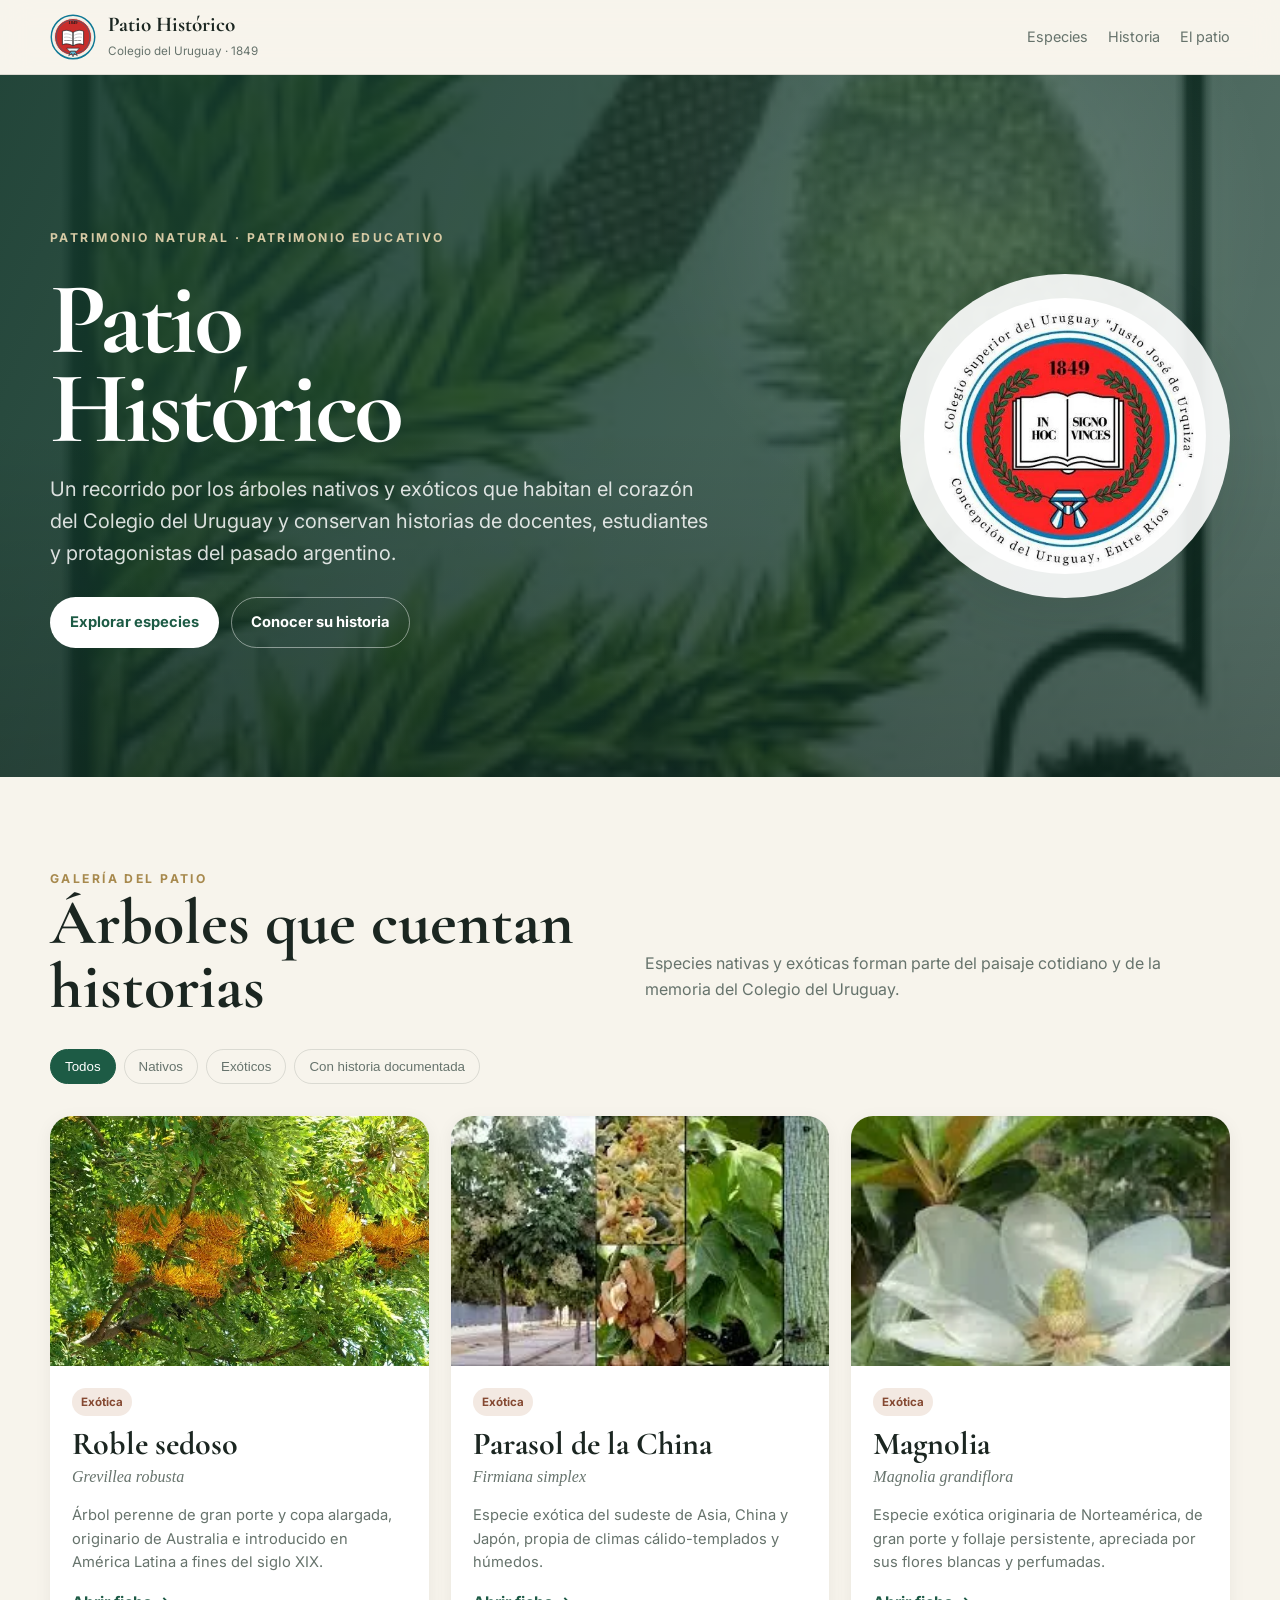
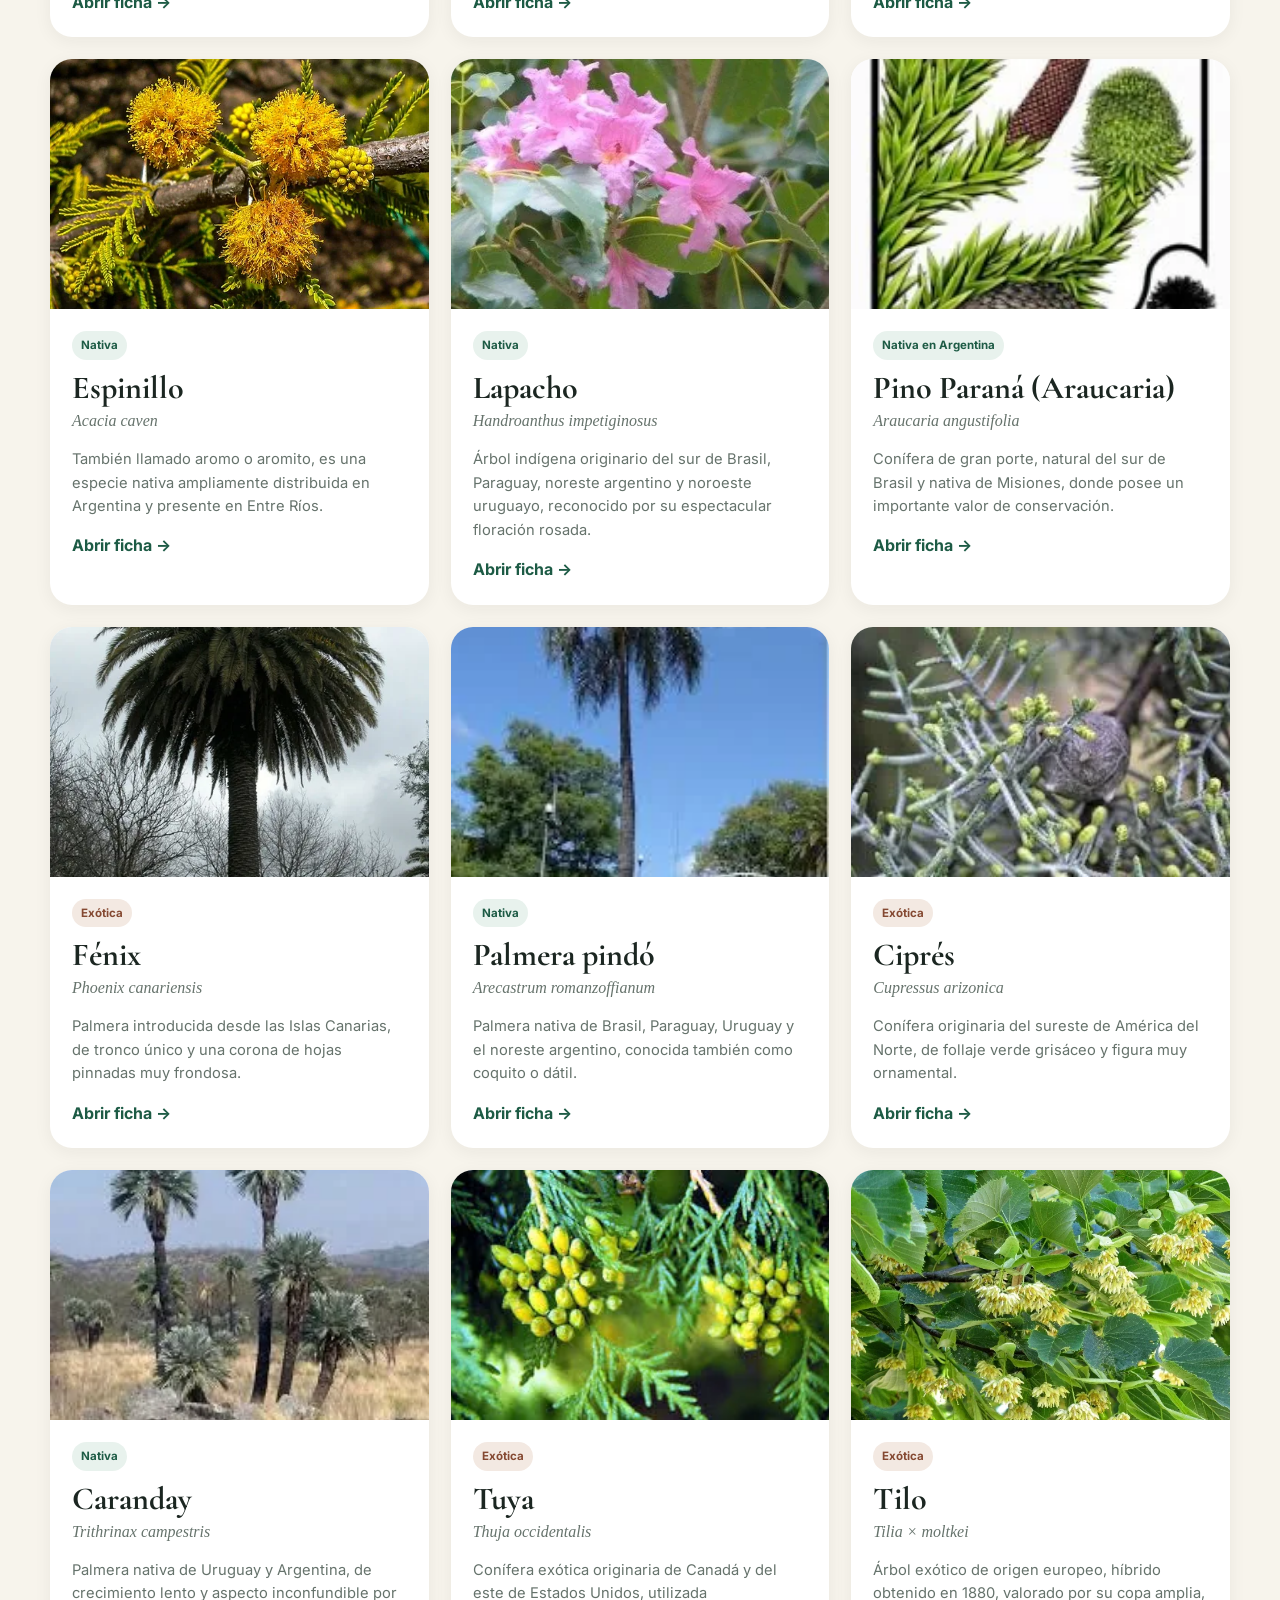
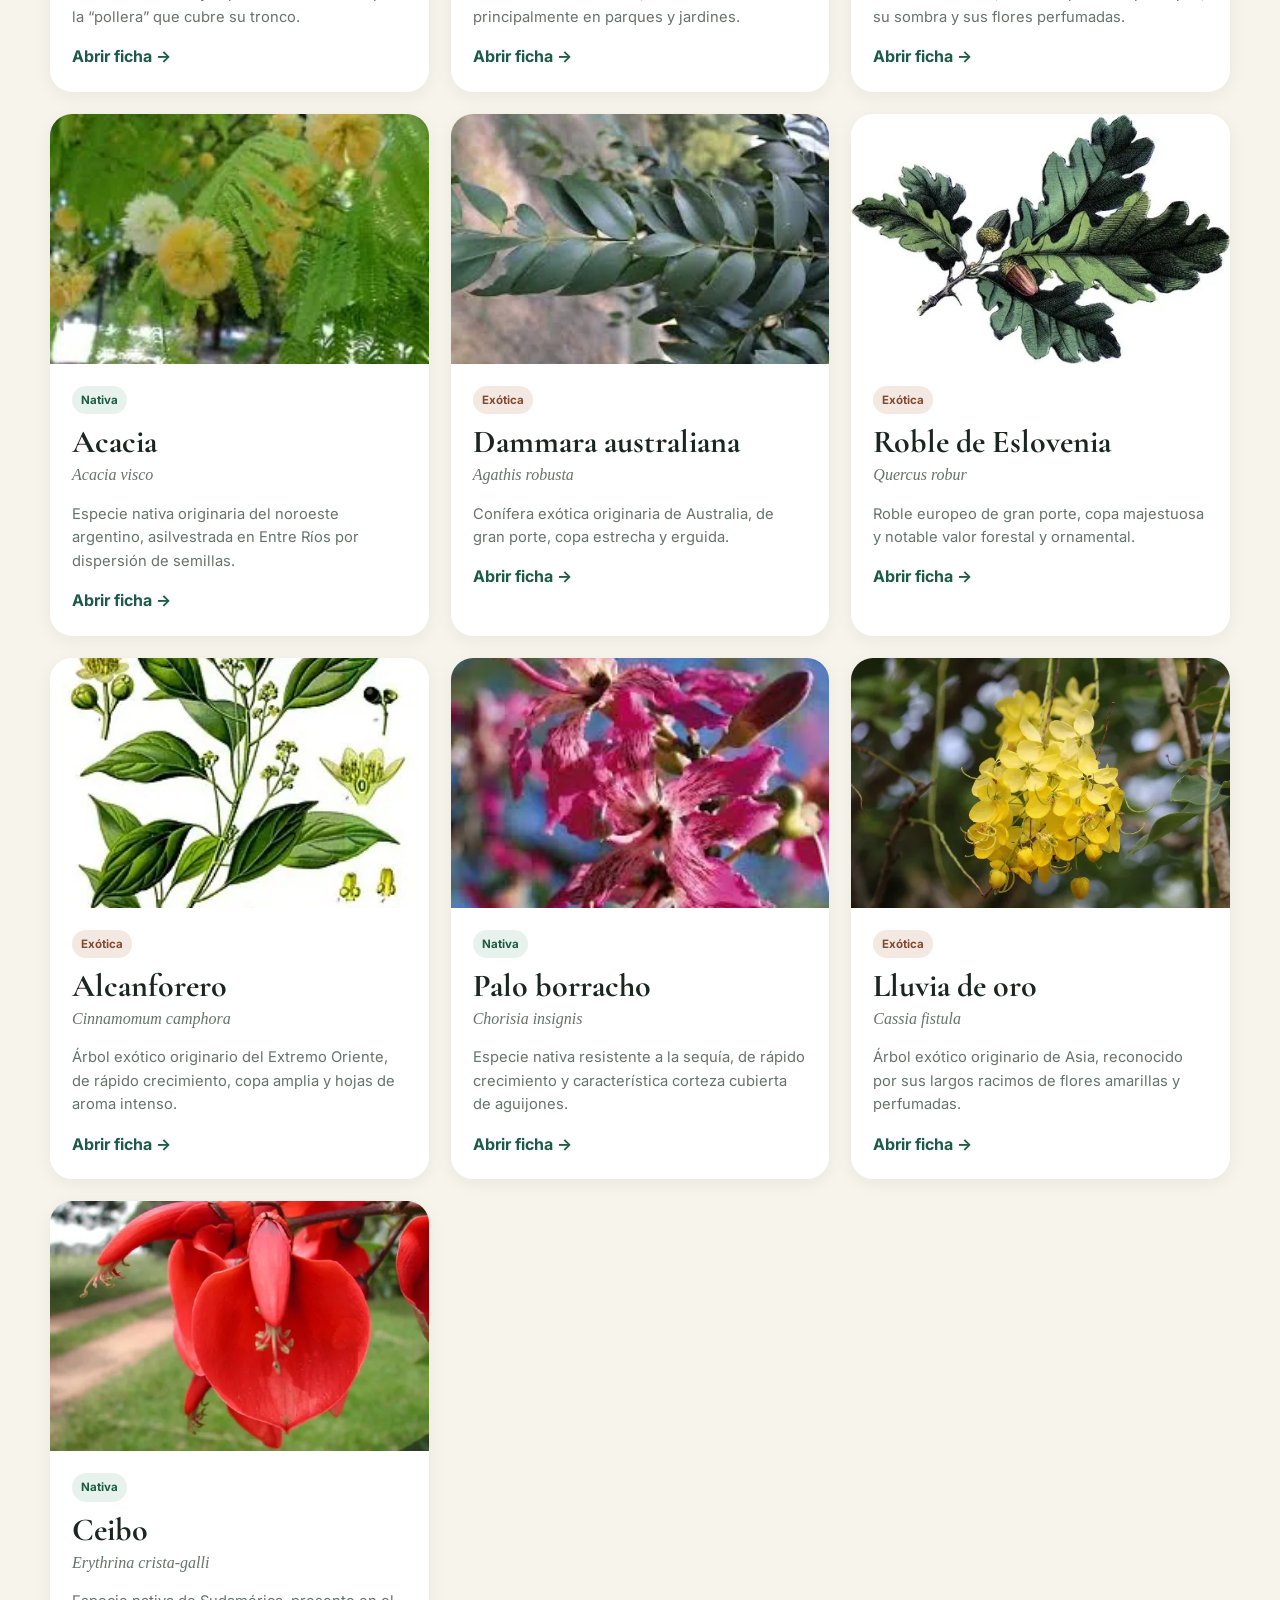
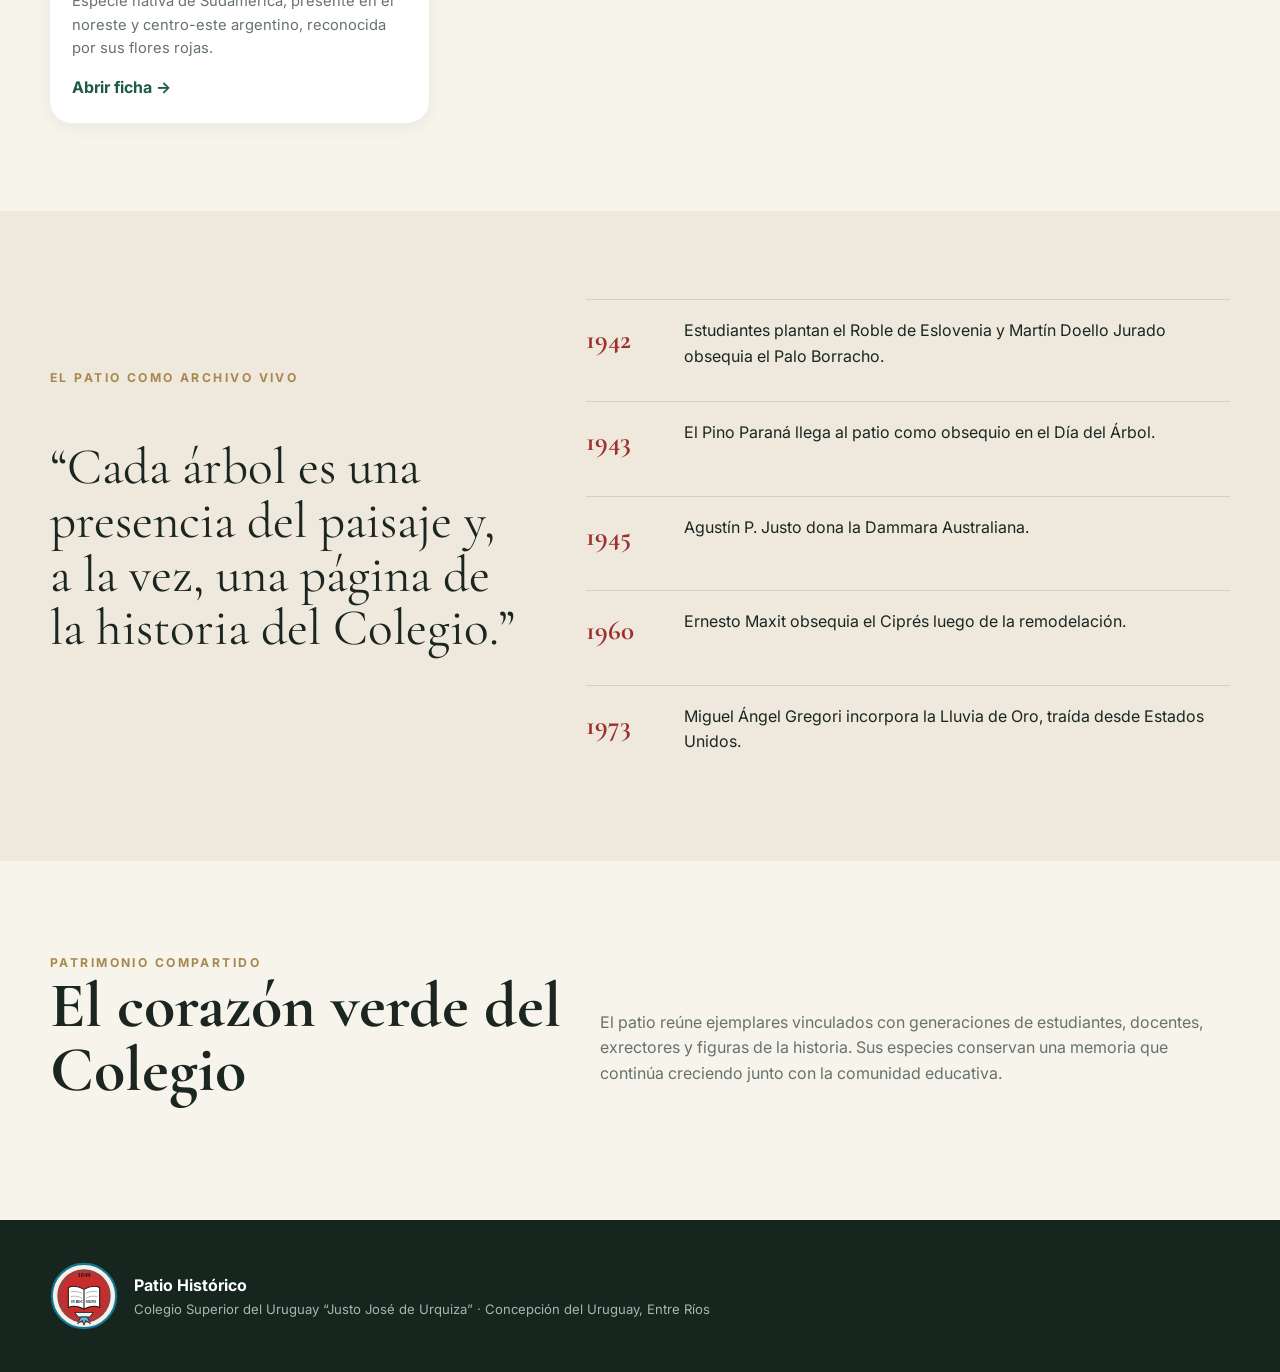
<file: index.html>
<!doctype html>
<html lang="es">
<head>
    <meta charset="utf-8">
    <meta name="viewport" content="width=device-width, initial-scale=1">
    <meta name="theme-color" content="#1d5b45">
    <meta
        name="description"
        content="Recorrido botánico e histórico por los árboles del patio del Colegio del Uruguay."
    >
    <title>Patio Histórico · Colegio del Uruguay</title>
    <link rel="stylesheet" href="styles.css">
    <link rel="icon" href="assets/img/sello-simplificado.svg">
</head>
<body>
    <header class="site-header">
        <div class="wrap header-inner">
            <a class="brand" href="index.html">
                <img src="assets/img/sello-simplificado.svg" alt="">
                <span>
                    <strong>Patio Histórico</strong>
                    <small>Colegio del Uruguay · 1849</small>
                </span>
            </a>

            <nav class="nav" aria-label="Navegación principal">
                <a href="#especies">Especies</a>
                <a href="#historia">Historia</a>
                <a href="#patio">El patio</a>
            </nav>
        </div>
    </header>

    <main>
        <section class="hero">
            <div class="wrap hero-grid">
                <div>
                    <span class="eyebrow">Patrimonio natural · Patrimonio educativo</span>
                    <h1>Patio<br>Histórico</h1>
                    <p>
                        Un recorrido por los árboles nativos y exóticos que habitan el corazón
                        del Colegio del Uruguay y conservan historias de docentes, estudiantes
                        y protagonistas del pasado argentino.
                    </p>
                    <div class="hero-actions">
                        <a class="btn btn-primary" href="#especies">Explorar especies</a>
                        <a class="btn btn-ghost" href="#historia">Conocer su historia</a>
                    </div>
                </div>

                <img
                    class="hero-mark"
                    src="assets/img/logo-colegio.webp"
                    alt="Escudo del Colegio Superior del Uruguay Justo José de Urquiza"
                >
            </div>
        </section>

        <section id="especies" class="section">
            <div class="wrap">
                <div class="section-head">
                    <div>
                        <span class="eyebrow eyebrow-accent">Galería del patio</span>
                        <h2>Árboles que cuentan historias</h2>
                    </div>
                    <p class="section-lead">
                        Especies nativas y exóticas forman parte del paisaje cotidiano y de la
                        memoria del Colegio del Uruguay.
                    </p>
                </div>

                <div class="filters" aria-label="Filtros de especies">
                    <button class="filter active" type="button" data-filter="Todos">Todos</button>
                    <button class="filter" type="button" data-filter="Nativa">Nativos</button>
                    <button class="filter" type="button" data-filter="Exótica">Exóticos</button>
                    <button class="filter" type="button" data-filter="historia">
                        Con historia documentada
                    </button>
                </div>

                <div id="grid" class="grid" aria-live="polite"></div>
            </div>
        </section>

        <section id="historia" class="section story">
            <div class="wrap story-grid">
                <div>
                    <span class="eyebrow eyebrow-accent">El patio como archivo vivo</span>
                    <p class="story-quote">
                        “Cada árbol es una presencia del paisaje y, a la vez, una página de la
                        historia del Colegio.”
                    </p>
                </div>

                <div class="timeline">
                    <div class="time-item">
                        <strong>1942</strong>
                        <span>
                            Estudiantes plantan el Roble de Eslovenia y Martín Doello Jurado
                            obsequia el Palo Borracho.
                        </span>
                    </div>
                    <div class="time-item">
                        <strong>1943</strong>
                        <span>
                            El Pino Paraná llega al patio como obsequio en el Día del Árbol.
                        </span>
                    </div>
                    <div class="time-item">
                        <strong>1945</strong>
                        <span>Agustín P. Justo dona la Dammara Australiana.</span>
                    </div>
                    <div class="time-item">
                        <strong>1960</strong>
                        <span>
                            Ernesto Maxit obsequia el Ciprés luego de la remodelación.
                        </span>
                    </div>
                    <div class="time-item">
                        <strong>1973</strong>
                        <span>
                            Miguel Ángel Gregori incorpora la Lluvia de Oro, traída desde
                            Estados Unidos.
                        </span>
                    </div>
                </div>
            </div>
        </section>

        <section id="patio" class="section">
            <div class="wrap">
                <div class="section-head">
                    <div>
                        <span class="eyebrow eyebrow-accent">Patrimonio compartido</span>
                        <h2>El corazón verde del Colegio</h2>
                    </div>
                    <p class="section-lead">
                        El patio reúne ejemplares vinculados con generaciones de estudiantes,
                        docentes, exrectores y figuras de la historia. Sus especies conservan una
                        memoria que continúa creciendo junto con la comunidad educativa.
                    </p>
                </div>
            </div>
        </section>
    </main>

    <footer>
        <div class="wrap footer-grid">
            <div class="footer-brand">
                <img src="assets/img/sello-simplificado.svg" alt="">
                <div>
                    <strong>Patio Histórico</strong>
                    <div class="footer-note">
                        Colegio Superior del Uruguay “Justo José de Urquiza” · Concepción del
                        Uruguay, Entre Ríos
                    </div>
                </div>
            </div>
        </div>
    </footer>

    <script src="app.js"></script>
</body>
</html>
</file>
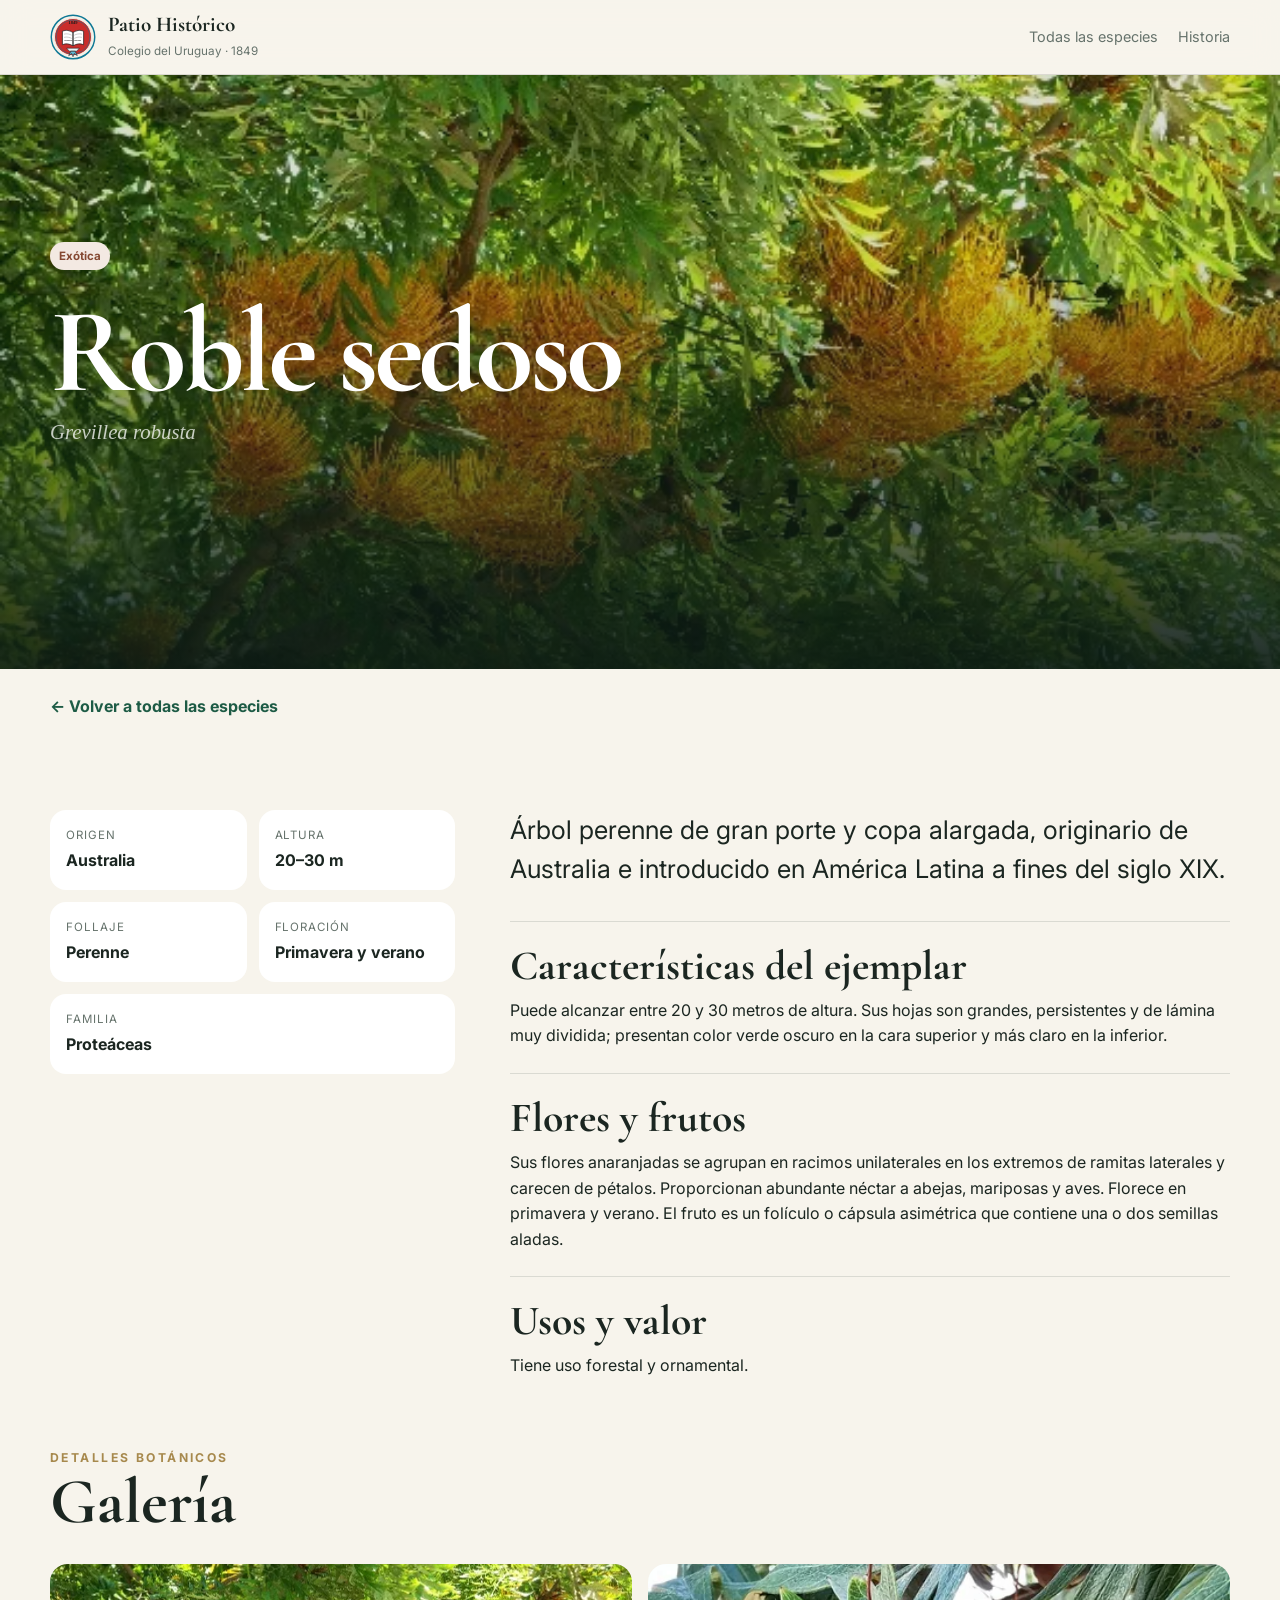
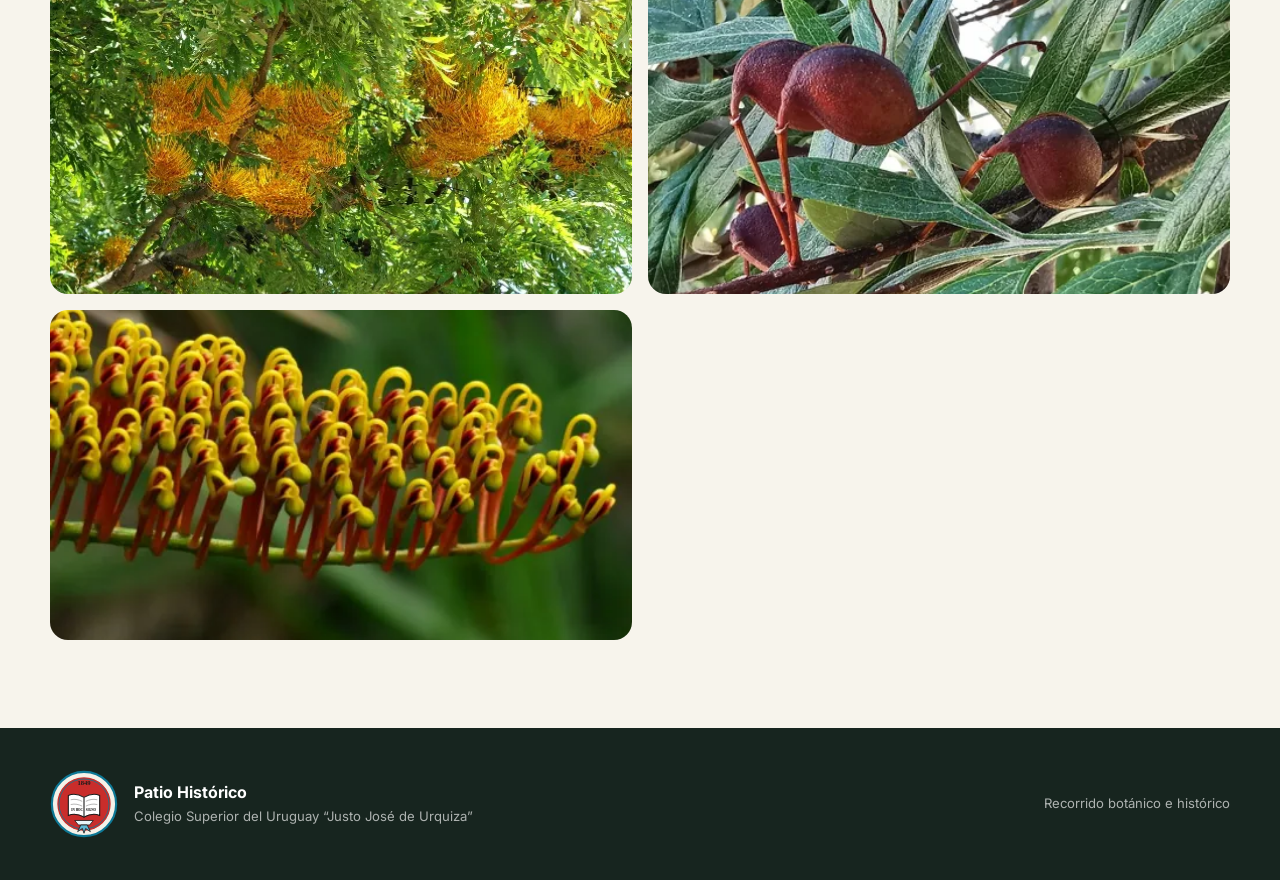
<file: arbol.html>
<!doctype html>
<html lang="es">
<head>
    <meta charset="utf-8">
    <meta name="viewport" content="width=device-width, initial-scale=1">
    <meta name="theme-color" content="#1d5b45">
    <title>Árbol · Patio Histórico</title>
    <link rel="stylesheet" href="styles.css">
    <link rel="icon" href="assets/img/sello-simplificado.svg">
</head>
<body>
    <header class="site-header">
        <div class="wrap header-inner">
            <a class="brand" href="index.html">
                <img src="assets/img/sello-simplificado.svg" alt="">
                <span>
                    <strong>Patio Histórico</strong>
                    <small>Colegio del Uruguay · 1849</small>
                </span>
            </a>

            <nav class="nav" aria-label="Navegación principal">
                <a href="index.html#especies">Todas las especies</a>
                <a href="index.html#historia">Historia</a>
            </nav>
        </div>
    </header>

    <main id="detail">
        <div class="empty">Cargando ficha…</div>
    </main>

    <footer>
        <div class="wrap footer-grid">
            <div class="footer-brand">
                <img src="assets/img/sello-simplificado.svg" alt="">
                <div>
                    <strong>Patio Histórico</strong>
                    <div class="footer-note">
                        Colegio Superior del Uruguay “Justo José de Urquiza”
                    </div>
                </div>
            </div>
            <div class="footer-note">Recorrido botánico e histórico</div>
        </div>
    </footer>

    <script src="app.js"></script>
</body>
</html>
</file>
<file: styles.css>
@import url('https://fonts.googleapis.com/css2?family=Cormorant+Garamond:wght@500;600;700&family=Inter:wght@400;500;600;700&display=swap');
:root {
    --ink:#1b2621;
    --muted:#66736c;
    --paper:#f7f4ec;
    --cream:#eee9dc;
    --green:#1d5b45;
    --green2:#2f765d;
    --red:#9f3030;
    --gold:#a7894d;
    --white:#fff;
    --line:rgba(27,38,33,.13);
    --shadow:0 18px 55px rgba(27,38,33,.12)
}

* {
    box-sizing:border-box
}

html {
    scroll-behavior:smooth
}

body {
    margin:0;
    background:var(--paper);
    color:var(--ink);
    font-family:Inter,system-ui,sans-serif;
    line-height:1.6
}

img {
    max-width:100%;
    display:block
}

a {
    color:inherit
}

.wrap {
    width:min(1180px,calc(100% - 32px));
    margin:auto
}

.site-header {
    position:sticky;
    top:0;
    z-index:20;
    background:rgba(247,244,236,.88);
    backdrop-filter:blur(15px);
    border-bottom:1px solid var(--line)
}

.header-inner {
    height:74px;
    display:flex;
    align-items:center;
    justify-content:space-between;
    gap:20px
}

.brand {
    display:flex;
    align-items:center;
    gap:12px;
    text-decoration:none
}

.brand img {
    width:46px;
    height:46px
}

.brand strong {
    font-family:'Cormorant Garamond',serif;
    font-size:1.32rem;
    line-height:1
}

.brand small {
    display:block;
    color:var(--muted);
    font-size:.73rem;
    margin-top:4px
}

.nav {
    display:flex;
    gap:20px;
    font-size:.9rem
}

.nav a {
    text-decoration:none;
    color:var(--muted)
}

.hero {
    min-height:78vh;
    display:grid;
    align-items:center;
    position:relative;
    overflow:hidden;
    background:linear-gradient(115deg,rgba(21,58,45,.94),rgba(21,58,45,.70)),url('assets/img/arboles/pino-parana-1.webp') center/cover
}

.hero:after {
    content:"";
    position:absolute;
    inset:0;
    background:radial-gradient(circle at 75% 20%,rgba(255,255,255,.15),transparent 28%),linear-gradient(0deg,rgba(0,0,0,.18),transparent 50%)
}

.hero-grid {
    position:relative;
    z-index:1;
    color:#fff;
    padding:96px 0 76px;
    display:grid;
    grid-template-columns:1.25fr .75fr;
    gap:50px;
    align-items:center
}

.eyebrow {
    font-size:.76rem;
    letter-spacing:.2em;
    text-transform:uppercase;
    font-weight:700;
    color:#d7caa5
}

.hero h1,.detail-hero h1 {
    font-family:'Cormorant Garamond',serif;
    font-size:clamp(3.5rem,8vw,7rem);
    line-height:.87;
    margin:.25em 0 .18em;
    letter-spacing:-.035em
}

.hero p {
    font-size:clamp(1rem,2vw,1.25rem);
    max-width:660px;
    color:rgba(255,255,255,.84)
}

.hero-mark {
    justify-self:end;
    width:min(330px,75vw);
    padding:24px;
    background:rgba(255,255,255,.9);
    border-radius:50%;
    box-shadow:var(--shadow)
}

.hero-actions {
    display:flex;
    gap:12px;
    margin-top:28px;
    flex-wrap:wrap
}

.btn {
    display:inline-flex;
    align-items:center;
    justify-content:center;
    padding:13px 19px;
    border-radius:999px;
    text-decoration:none;
    font-weight:700;
    font-size:.92rem;
    border:1px solid transparent
}

.btn-primary {
    background:#fff;
    color:var(--green)
}

.btn-ghost {
    border-color:rgba(255,255,255,.45);
    color:#fff
}

.section {
    padding:88px 0
}

.section-head {
    display:flex;
    justify-content:space-between;
    align-items:end;
    gap:25px;
    margin-bottom:30px
}

.section h2 {
    font-family:'Cormorant Garamond',serif;
    font-size:clamp(2.4rem,5vw,4.3rem);
    line-height:1;
    margin:0
}

.section-lead {
    max-width:630px;
    color:var(--muted)
}

.filters {
    display:flex;
    gap:8px;
    flex-wrap:wrap;
    margin:24px 0 32px
}

.filter {
    border:1px solid var(--line);
    background:transparent;
    padding:9px 14px;
    border-radius:99px;
    cursor:pointer;
    color:var(--muted)
}

.filter.active {
    background:var(--green);
    color:#fff;
    border-color:var(--green)
}

.grid {
    display:grid;
    grid-template-columns:repeat(3,1fr);
    gap:22px
}

.card {
    background:#fff;
    border-radius:22px;
    overflow:hidden;
    box-shadow:0 4px 18px rgba(27,38,33,.06);
    transition:.25s;
    min-width:0
}

.card:hover {
    transform:translateY(-5px);
    box-shadow:var(--shadow)
}

.card-media {
    height:250px;
    overflow:hidden;
    background:#ddd
}

.card-media img {
    width:100%;
    height:100%;
    object-fit:cover;
    transition:.5s
}

.card:hover img {
    transform:scale(1.04)
}

.card-body {
    padding:22px
}

.tag {
    display:inline-flex;
    border-radius:99px;
    padding:5px 9px;
    font-size:.72rem;
    font-weight:700;
    background:#e8f2ed;
    color:var(--green)
}

.tag.exotica {
    background:#f3e9e2;
    color:#854932
}

.card h3 {
    font-family:'Cormorant Garamond',serif;
    font-size:2rem;
    line-height:1;
    margin:12px 0 4px
}

.latin {
    font-style:italic;
    color:var(--muted);
    font-family:Georgia,serif
}

.card p {
    font-size:.92rem;
    color:var(--muted)
}

.card-link {
    text-decoration:none;
    font-weight:700;
    color:var(--green)
}

.story {
    background:var(--cream)
}

.story-grid {
    display:grid;
    grid-template-columns:.85fr 1.15fr;
    gap:60px;
    align-items:center
}

.story-quote {
    font-family:'Cormorant Garamond',serif;
    font-size:clamp(2rem,4vw,3.5rem);
    line-height:1.05
}

.timeline {
    display:grid;
    gap:14px
}

.time-item {
    display:grid;
    grid-template-columns:80px 1fr;
    gap:18px;
    padding:18px 0;
    border-top:1px solid var(--line)
}

.time-item strong {
    font-family:'Cormorant Garamond',serif;
    font-size:1.7rem;
    color:var(--red)
}

footer {
    background:#17251f;
    color:#fff;
    padding:42px 0
}

.footer-grid {
    display:flex;
    justify-content:space-between;
    gap:30px;
    align-items:center
}

.footer-grid img {
    width:68px
}

.footer-note {
    color:rgba(255,255,255,.65);
    font-size:.82rem
}

.detail-hero {
    min-height:66vh;
    color:#fff;
    display:flex;
    align-items:end;
    background-position:center;
    background-size:cover;
    position:relative
}

.detail-hero:before {
    content:"";
    position:absolute;
    inset:0;
    background:linear-gradient(0deg,rgba(12,27,20,.92),rgba(12,27,20,.15) 70%)
}

.detail-hero .wrap {
    position:relative;
    padding-bottom:54px
}

.detail-hero h1 {
    font-size:clamp(3.6rem,10vw,7.5rem);
    margin-bottom:10px
}

.detail-hero .latin {
    color:rgba(255,255,255,.75);
    font-size:1.3rem
}

.detail-content {
    display:grid;
    grid-template-columns:.72fr 1.28fr;
    gap:55px;
    padding:65px 0
}

.fact-grid {
    display:grid;
    grid-template-columns:1fr 1fr;
    gap:12px
}

.fact {
    background:#fff;
    border-radius:16px;
    padding:16px
}

.fact small {
    display:block;
    color:var(--muted);
    font-size:.72rem;
    text-transform:uppercase;
    letter-spacing:.08em
}

.fact strong {
    display:block;
    margin-top:4px
}

.detail-copy h2 {
    font-family:'Cormorant Garamond',serif;
    font-size:2.6rem;
    line-height:1;
    margin:0 0 15px
}

.history-box {
    margin:30px 0;
    padding:25px;
    border-left:4px solid var(--gold);
    background:#f0eadd;
    border-radius:0 16px 16px 0
}

.gallery {
    display:grid;
    grid-template-columns:repeat(2,1fr);
    gap:16px
}

.gallery img {
    width:100%;
    height:330px;
    object-fit:cover;
    border-radius:18px;
    background:#ddd
}

.back {
    display:inline-flex;
    margin:25px 0;
    text-decoration:none;
    font-weight:700;
    color:var(--green)
}

.empty {
    padding:60px;
    text-align:center;
    color:var(--muted)
}

@media(max-width:850px) {
    .nav {
        display:none
    }
    .hero-grid,.story-grid,.detail-content {
        grid-template-columns:1fr
    }
    .hero {
        min-height:88vh
    }
    .hero-grid {
        padding-top:72px
    }
    .hero-mark {
        justify-self:start;
        width:180px;
        order:-1
    }
    .grid {
        grid-template-columns:repeat(2,1fr)
    }
    .detail-content {
        gap:30px
    }
    .section {
        padding:65px 0
    }
}

@media(max-width:560px) {
    .wrap {
        width:min(100% - 22px,1180px)
    }
    .header-inner {
        height:64px
    }
    .brand img {
        width:40px;
        height:40px
    }
    .brand strong {
        font-size:1.1rem
    }
    .hero h1 {
        font-size:3.65rem
    }
    .hero-mark {
        width:135px;
        padding:12px
    }
    .grid {
        grid-template-columns:1fr
    }
    .card-media {
        height:235px
    }
    .section-head {
        display:block
    }
    .fact-grid {
        grid-template-columns:1fr 1fr
    }
    .gallery {
        grid-template-columns:1fr
    }
    .gallery img {
        height:280px
    }
    .footer-grid {
        align-items:flex-start
    }
    .detail-hero {
        min-height:70vh
    }
    .detail-hero .wrap {
        padding-bottom:36px
    }
    .detail-hero h1 {
        font-size:4rem
    }
}

.eyebrow-accent {
    color: var(--gold);
}

.footer-brand {
    display: flex;
    gap: 16px;
    align-items: center;
}

.fact-wide {
    grid-column: 1 / -1;
}

.gallery-section {
    padding-top: 0;
}


/* Contenido ampliado de las fichas */
.lead-text {
    margin: 0 0 2rem;
    font-family: var(--font-display);
    font-size: clamp(1.25rem, 2vw, 1.6rem);
    line-height: 1.55;
    color: var(--ink);
}

.information-block {
    padding-top: 1.5rem;
    margin-top: 1.5rem;
    border-top: 1px solid var(--line);
}

.information-block h2 {
    margin-bottom: 0.65rem;
}

.information-block p {
    margin: 0;
}
</file>
